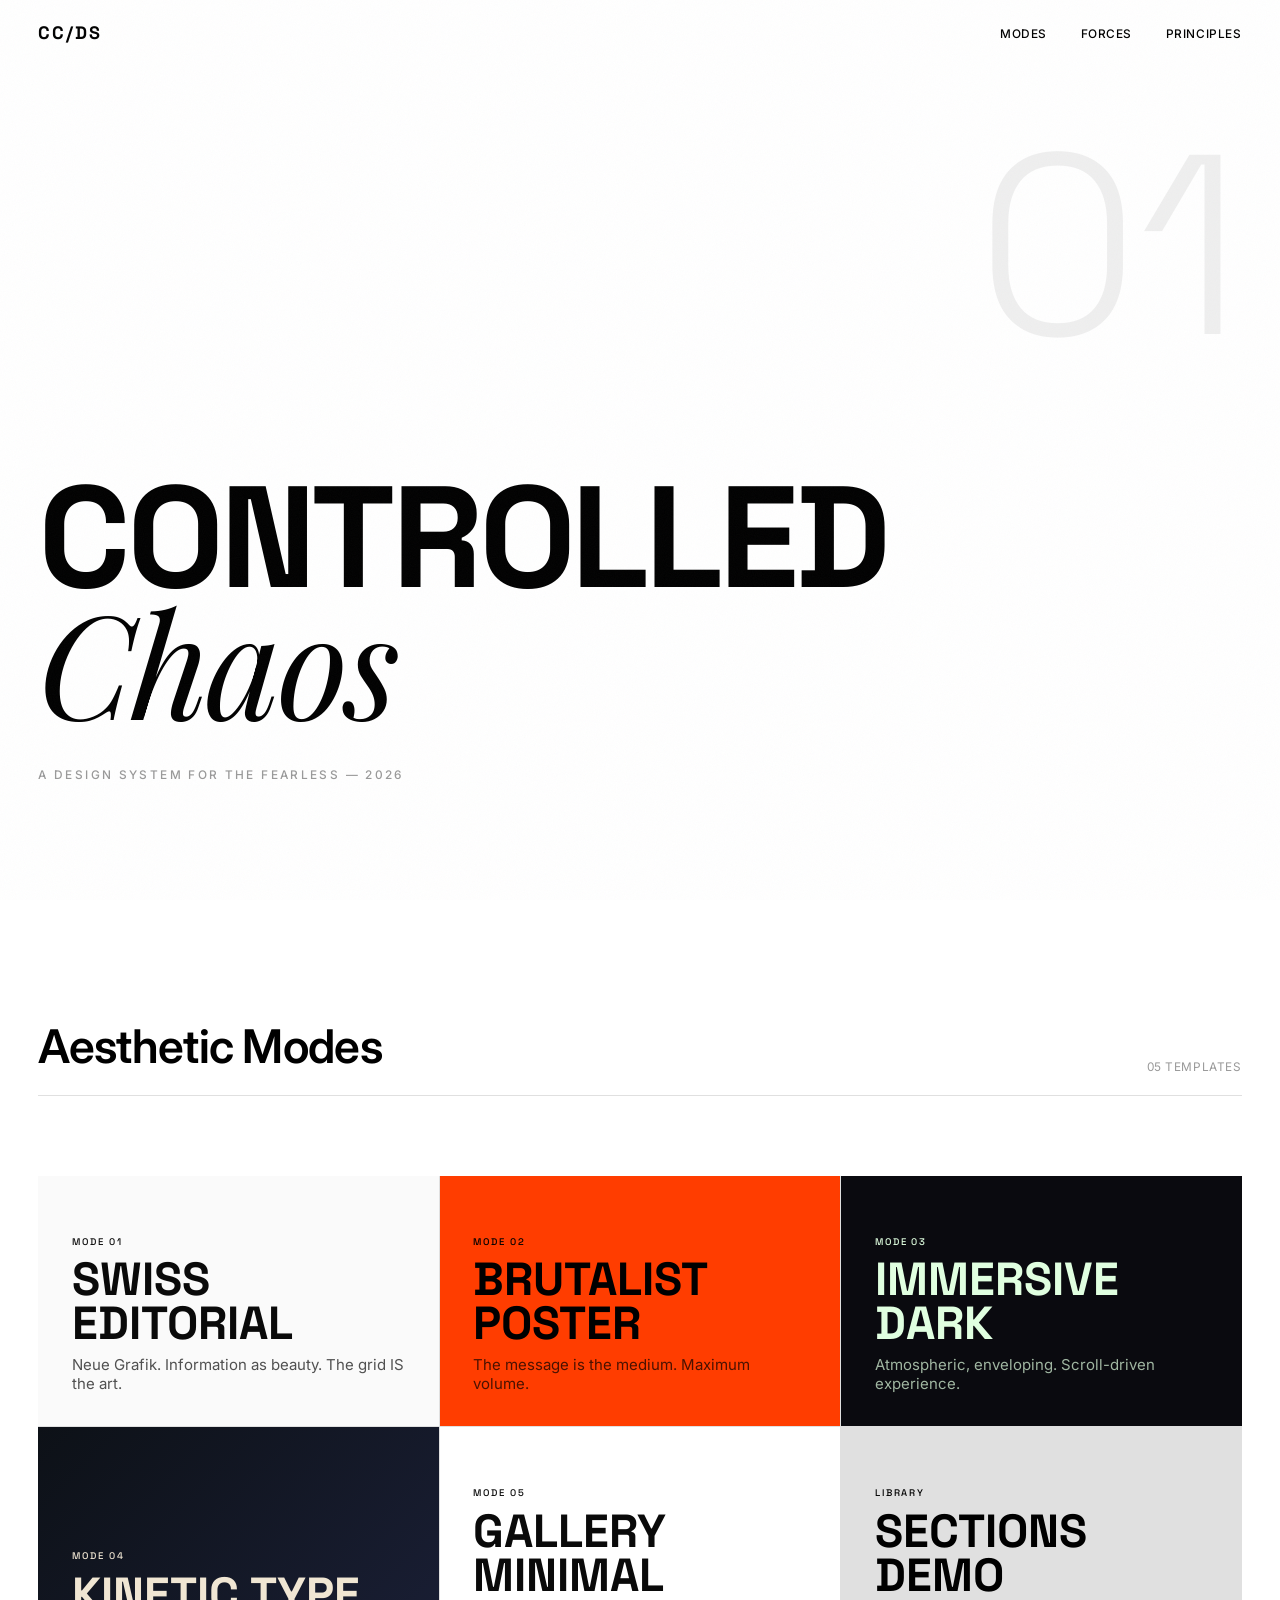
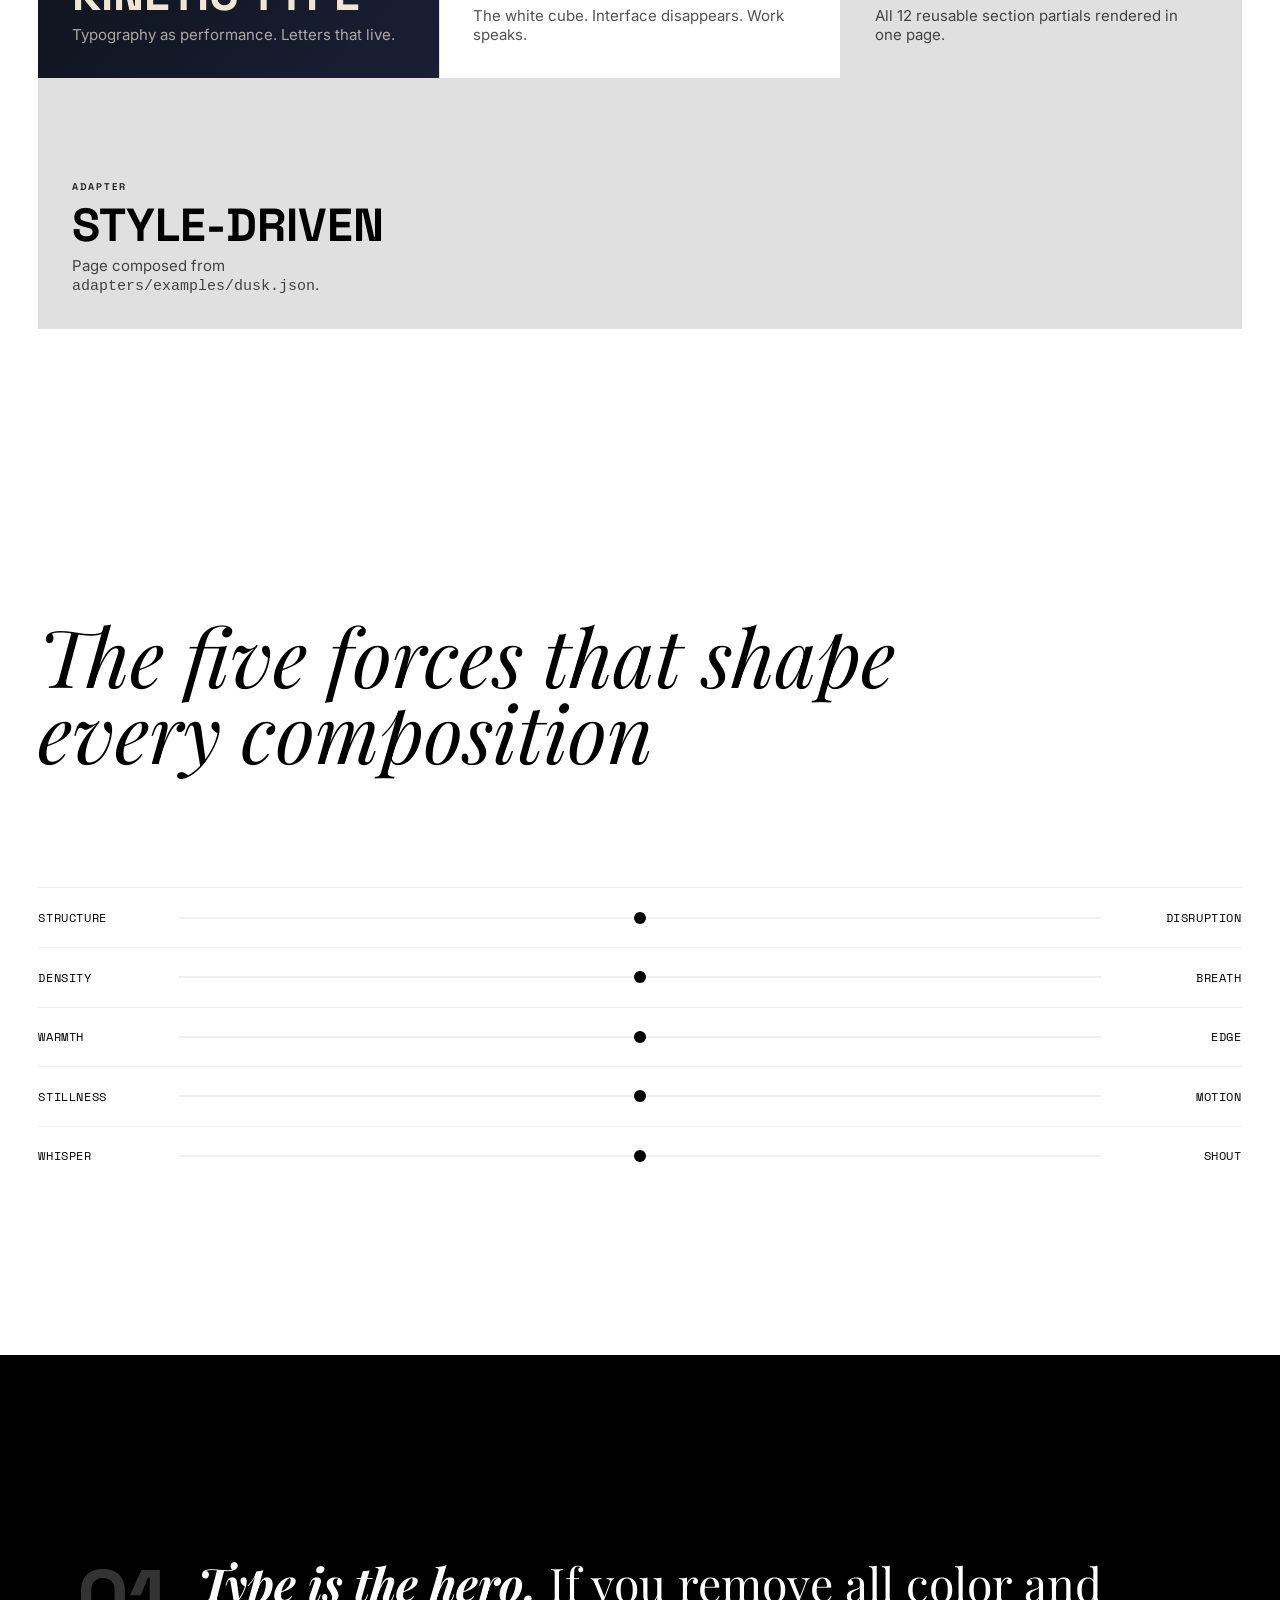
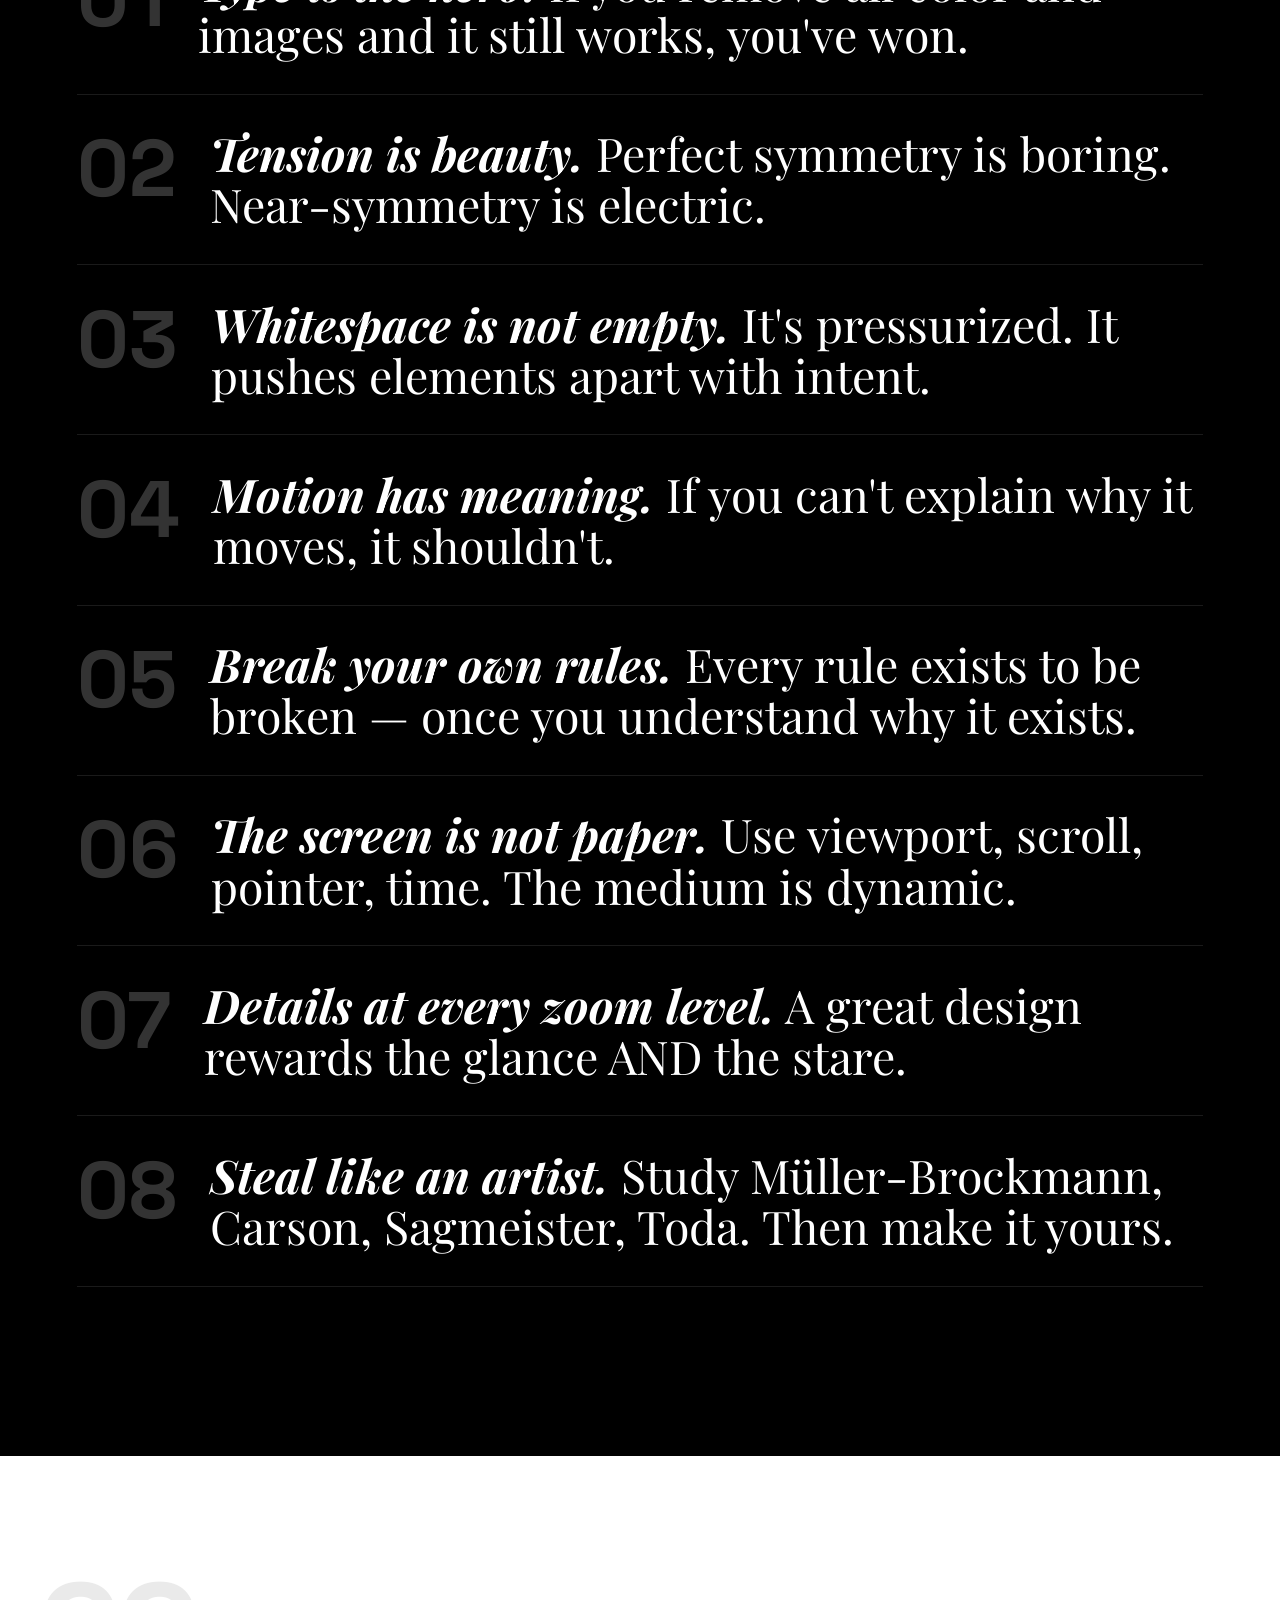
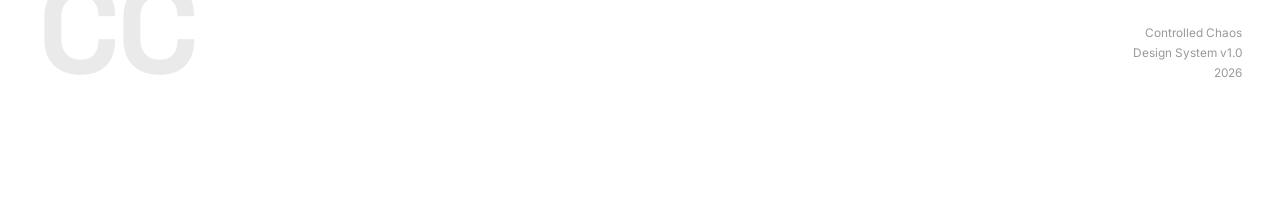
<file: showcase/index.html>
<!DOCTYPE html>
<html lang="en" data-mood="void-inverse" data-forces="gallery">
<head>
  <meta charset="UTF-8">
  <meta name="viewport" content="width=device-width, initial-scale=1.0">
  <title>Controlled Chaos — Design System</title>
  <link rel="stylesheet" href="../tokens/layout.css">
  <link rel="stylesheet" href="../tokens/typography.css">
  <link rel="stylesheet" href="../tokens/color.css">
  <link rel="stylesheet" href="../tokens/motion.css">
  <link rel="stylesheet" href="../tokens/forces.css">
  <style>
    body {
      background: var(--color-bg);
      color: var(--color-fg);
      font-family: var(--font-swiss);
      overflow-x: hidden;
    }

    /* --- Navigation --- */
    .nav {
      position: fixed;
      top: 0;
      left: 0;
      right: 0;
      z-index: var(--z-overlay);
      display: flex;
      justify-content: space-between;
      align-items: center;
      padding: var(--space-m) var(--gutter);
      mix-blend-mode: difference;
      color: white;
    }

    .nav-logo {
      font-family: var(--font-monument);
      font-size: var(--type-body);
      font-weight: var(--weight-bold);
      letter-spacing: var(--tracking-wider);
      text-transform: uppercase;
    }

    .nav-links {
      display: flex;
      gap: var(--space-l);
      list-style: none;
    }

    .nav-links a {
      color: inherit;
      text-decoration: none;
      font-size: var(--type-caption);
      font-weight: var(--weight-medium);
      letter-spacing: var(--tracking-wide);
      text-transform: uppercase;
      transition: opacity var(--dur-snap) var(--ease-out-expo);
    }

    .nav-links a:hover {
      opacity: 0.5;
    }

    /* --- Hero --- */
    .hero {
      min-height: 100dvh;
      display: flex;
      flex-direction: column;
      justify-content: flex-end;
      padding: var(--gutter);
      padding-bottom: var(--space-3xl);
      position: relative;
    }

    .hero-title {
      font-family: var(--font-monument);
      font-size: clamp(3rem, 10vw + 1rem, 14rem);
      font-weight: var(--weight-bold);
      line-height: 0.85;
      letter-spacing: var(--tracking-tight);
      text-transform: uppercase;
    }

    .hero-title .line-2 {
      display: block;
      font-weight: var(--weight-light);
      font-style: italic;
      font-family: var(--font-editorial);
      text-transform: none;
      letter-spacing: -0.02em;
    }

    .hero-subtitle {
      font-family: var(--font-swiss);
      font-size: var(--type-caption);
      font-weight: var(--weight-medium);
      letter-spacing: var(--tracking-widest);
      text-transform: uppercase;
      margin-top: var(--space-xl);
      color: var(--color-muted);
    }

    /* Floating index number */
    .hero-index {
      position: absolute;
      top: var(--space-3xl);
      right: var(--gutter);
      font-family: var(--font-monument);
      font-size: clamp(8rem, 20vw, 30rem);
      font-weight: var(--weight-thin);
      line-height: 1;
      opacity: 0.06;
      pointer-events: none;
    }

    /* --- Modes Grid --- */
    .modes-section {
      padding: var(--space-3xl) var(--gutter);
    }

    .modes-header {
      display: flex;
      justify-content: space-between;
      align-items: flex-end;
      margin-bottom: var(--space-2xl);
      border-bottom: 1px solid var(--color-border);
      padding-bottom: var(--space-m);
    }

    .modes-header h2 {
      font-family: var(--font-swiss);
      font-size: var(--type-headline);
      font-weight: var(--weight-semibold);
      letter-spacing: var(--tracking-snug);
    }

    .modes-header span {
      font-size: var(--type-caption);
      color: var(--color-muted);
      letter-spacing: var(--tracking-wide);
      text-transform: uppercase;
    }

    .modes-grid {
      display: grid;
      grid-template-columns: repeat(auto-fit, minmax(400px, 1fr));
      gap: 1px;
      background: var(--color-border);
    }

    /* --- Mode Card --- */
    .mode-card {
      position: relative;
      overflow: hidden;
      aspect-ratio: 16 / 10;
      cursor: pointer;
      text-decoration: none;
      color: inherit;
      display: flex;
      flex-direction: column;
      justify-content: flex-end;
      padding: var(--space-l);
    }

    .mode-card-bg {
      position: absolute;
      inset: 0;
      z-index: 0;
      transition: transform var(--dur-drift) var(--ease-out-expo);
    }

    .mode-card:hover .mode-card-bg {
      transform: scale(1.05);
    }

    .mode-card-content {
      position: relative;
      z-index: 1;
    }

    .mode-card-number {
      font-family: var(--font-monument);
      font-size: var(--type-micro);
      font-weight: var(--weight-medium);
      letter-spacing: var(--tracking-widest);
      text-transform: uppercase;
      margin-bottom: var(--space-xs);
    }

    .mode-card-title {
      font-family: var(--font-monument);
      font-size: var(--type-headline);
      font-weight: var(--weight-bold);
      line-height: var(--leading-tight);
      text-transform: uppercase;
    }

    .mode-card-desc {
      font-size: var(--type-body-small);
      margin-top: var(--space-xs);
      opacity: 0.7;
      max-width: 40ch;
    }

    /* --- Individual Mode Styles --- */
    .mode-card.--swiss .mode-card-bg {
      background: #fafafa;
    }
    .mode-card.--swiss { color: #0a0a0a; }

    .mode-card.--brutalist .mode-card-bg {
      background: #ff3d00;
    }
    .mode-card.--brutalist { color: #000; }

    .mode-card.--immersive .mode-card-bg {
      background: #0a0a0f;
    }
    .mode-card.--immersive { color: #e0ffe0; }

    .mode-card.--kinetic .mode-card-bg {
      background: linear-gradient(135deg, #0d1117, #1a1f36);
    }
    .mode-card.--kinetic { color: #f0e6d3; }

    .mode-card.--gallery .mode-card-bg {
      background: #fff;
    }
    .mode-card.--gallery { color: #0a0a0a; }

    /* --- Forces Diagram --- */
    .forces-section {
      padding: var(--space-4xl) var(--gutter);
    }

    .forces-title {
      font-family: var(--font-editorial);
      font-size: var(--type-display);
      font-weight: var(--weight-regular);
      font-style: italic;
      line-height: var(--leading-tight);
      max-width: 20ch;
      margin-bottom: var(--space-3xl);
    }

    .force-row {
      display: grid;
      grid-template-columns: 120px 1fr 120px;
      align-items: center;
      gap: var(--space-m);
      padding: var(--space-m) 0;
      border-top: 1px solid var(--color-subtle);
    }

    .force-label {
      font-family: var(--font-brutalist);
      font-size: var(--type-caption);
      letter-spacing: var(--tracking-wide);
      text-transform: uppercase;
    }

    .force-label.--right {
      text-align: right;
    }

    .force-bar {
      height: 2px;
      background: var(--color-subtle);
      position: relative;
    }

    .force-bar::after {
      content: '';
      position: absolute;
      top: 50%;
      left: var(--value, 50%);
      transform: translate(-50%, -50%);
      width: 12px;
      height: 12px;
      border-radius: 50%;
      background: var(--color-fg);
    }

    /* --- Principles --- */
    .principles-section {
      padding: var(--space-4xl) var(--gutter);
      background: var(--color-fg);
      color: var(--color-bg);
    }

    .principle {
      display: grid;
      grid-template-columns: auto 1fr;
      gap: var(--space-l);
      padding: var(--space-l) 0;
      border-bottom: 1px solid rgba(255,255,255,0.1);
    }

    .principle-number {
      font-family: var(--font-monument);
      font-size: var(--type-display);
      font-weight: var(--weight-black);
      line-height: 1;
      opacity: 0.2;
    }

    .principle-text {
      font-family: var(--font-editorial);
      font-size: var(--type-headline);
      font-weight: var(--weight-regular);
      line-height: var(--leading-snug);
      max-width: var(--measure-wide);
      align-self: center;
    }

    .principle-text strong {
      font-style: italic;
    }

    /* --- Footer --- */
    .footer {
      padding: var(--space-3xl) var(--gutter);
      display: flex;
      justify-content: space-between;
      align-items: flex-end;
    }

    .footer-mark {
      font-family: var(--font-monument);
      font-size: clamp(4rem, 10vw, 12rem);
      font-weight: var(--weight-black);
      line-height: 0.85;
      letter-spacing: var(--tracking-tight);
      text-transform: uppercase;
      opacity: 0.08;
    }

    .footer-info {
      text-align: right;
      font-size: var(--type-caption);
      color: var(--color-muted);
      line-height: var(--leading-relaxed);
    }

    @media (max-width: 768px) {
      .modes-grid {
        grid-template-columns: 1fr;
      }

      .force-row {
        grid-template-columns: 80px 1fr 80px;
      }

      .nav-links {
        display: none;
      }
    }
  </style>
</head>
<body class="mood-grain">

  <nav class="nav">
    <div class="nav-logo">CC/DS</div>
    <ul class="nav-links">
      <li><a href="#modes">Modes</a></li>
      <li><a href="#forces">Forces</a></li>
      <li><a href="#principles">Principles</a></li>
    </ul>
  </nav>

  <!-- HERO -->
  <section class="hero">
    <div class="hero-index">01</div>
    <h1 class="hero-title motion-reveal">
      Controlled
      <span class="line-2">Chaos</span>
    </h1>
    <p class="hero-subtitle motion-reveal">A Design System for the Fearless &mdash; 2026</p>
  </section>

  <!-- MODES -->
  <section class="modes-section" id="modes">
    <div class="modes-header">
      <h2>Aesthetic Modes</h2>
      <span>05 Templates</span>
    </div>

    <div class="modes-grid">
      <a href="swiss.html" class="mode-card --swiss">
        <div class="mode-card-bg"></div>
        <div class="mode-card-content">
          <div class="mode-card-number">Mode 01</div>
          <h3 class="mode-card-title">Swiss Editorial</h3>
          <p class="mode-card-desc">Neue Grafik. Information as beauty. The grid IS the art.</p>
        </div>
      </a>

      <a href="brutalist.html" class="mode-card --brutalist">
        <div class="mode-card-bg"></div>
        <div class="mode-card-content">
          <div class="mode-card-number">Mode 02</div>
          <h3 class="mode-card-title">Brutalist Poster</h3>
          <p class="mode-card-desc">The message is the medium. Maximum volume.</p>
        </div>
      </a>

      <a href="immersive.html" class="mode-card --immersive">
        <div class="mode-card-bg"></div>
        <div class="mode-card-content">
          <div class="mode-card-number">Mode 03</div>
          <h3 class="mode-card-title">Immersive Dark</h3>
          <p class="mode-card-desc">Atmospheric, enveloping. Scroll-driven experience.</p>
        </div>
      </a>

      <a href="kinetic.html" class="mode-card --kinetic">
        <div class="mode-card-bg"></div>
        <div class="mode-card-content">
          <div class="mode-card-number">Mode 04</div>
          <h3 class="mode-card-title">Kinetic Type</h3>
          <p class="mode-card-desc">Typography as performance. Letters that live.</p>
        </div>
      </a>

      <a href="gallery.html" class="mode-card --gallery">
        <div class="mode-card-bg"></div>
        <div class="mode-card-content">
          <div class="mode-card-number">Mode 05</div>
          <h3 class="mode-card-title">Gallery Minimal</h3>
          <p class="mode-card-desc">The white cube. Interface disappears. Work speaks.</p>
        </div>
      </a>

      <a href="sections-demo.html" class="mode-card">
        <div class="mode-card-bg"></div>
        <div class="mode-card-content">
          <div class="mode-card-number">Library</div>
          <h3 class="mode-card-title">Sections Demo</h3>
          <p class="mode-card-desc">All 12 reusable section partials rendered in one page.</p>
        </div>
      </a>

      <a href="style-driven.html" class="mode-card">
        <div class="mode-card-bg"></div>
        <div class="mode-card-content">
          <div class="mode-card-number">Adapter</div>
          <h3 class="mode-card-title">Style-Driven</h3>
          <p class="mode-card-desc">Page composed from <code>adapters/examples/dusk.json</code>.</p>
        </div>
      </a>
    </div>
  </section>

  <!-- FORCES -->
  <section class="forces-section" id="forces">
    <h2 class="forces-title motion-reveal">The five forces that shape every composition</h2>

    <div class="force-row motion-reveal">
      <span class="force-label">Structure</span>
      <div class="force-bar" style="--value: 50%"></div>
      <span class="force-label --right">Disruption</span>
    </div>

    <div class="force-row motion-reveal">
      <span class="force-label">Density</span>
      <div class="force-bar" style="--value: 50%"></div>
      <span class="force-label --right">Breath</span>
    </div>

    <div class="force-row motion-reveal">
      <span class="force-label">Warmth</span>
      <div class="force-bar" style="--value: 50%"></div>
      <span class="force-label --right">Edge</span>
    </div>

    <div class="force-row motion-reveal">
      <span class="force-label">Stillness</span>
      <div class="force-bar" style="--value: 50%"></div>
      <span class="force-label --right">Motion</span>
    </div>

    <div class="force-row motion-reveal">
      <span class="force-label">Whisper</span>
      <div class="force-bar" style="--value: 50%"></div>
      <span class="force-label --right">Shout</span>
    </div>
  </section>

  <!-- PRINCIPLES -->
  <section class="principles-section" id="principles">
    <div class="container">
      <div class="principle motion-reveal">
        <span class="principle-number">01</span>
        <p class="principle-text"><strong>Type is the hero.</strong> If you remove all color and images and it still works, you've won.</p>
      </div>
      <div class="principle motion-reveal">
        <span class="principle-number">02</span>
        <p class="principle-text"><strong>Tension is beauty.</strong> Perfect symmetry is boring. Near-symmetry is electric.</p>
      </div>
      <div class="principle motion-reveal">
        <span class="principle-number">03</span>
        <p class="principle-text"><strong>Whitespace is not empty.</strong> It's pressurized. It pushes elements apart with intent.</p>
      </div>
      <div class="principle motion-reveal">
        <span class="principle-number">04</span>
        <p class="principle-text"><strong>Motion has meaning.</strong> If you can't explain why it moves, it shouldn't.</p>
      </div>
      <div class="principle motion-reveal">
        <span class="principle-number">05</span>
        <p class="principle-text"><strong>Break your own rules.</strong> Every rule exists to be broken &mdash; once you understand why it exists.</p>
      </div>
      <div class="principle motion-reveal">
        <span class="principle-number">06</span>
        <p class="principle-text"><strong>The screen is not paper.</strong> Use viewport, scroll, pointer, time. The medium is dynamic.</p>
      </div>
      <div class="principle motion-reveal">
        <span class="principle-number">07</span>
        <p class="principle-text"><strong>Details at every zoom level.</strong> A great design rewards the glance AND the stare.</p>
      </div>
      <div class="principle motion-reveal">
        <span class="principle-number">08</span>
        <p class="principle-text"><strong>Steal like an artist.</strong> Study M&uuml;ller-Brockmann, Carson, Sagmeister, Toda. Then make it yours.</p>
      </div>
    </div>
  </section>

  <!-- FOOTER -->
  <footer class="footer">
    <div class="footer-mark">CC</div>
    <div class="footer-info">
      Controlled Chaos<br>
      Design System v1.0<br>
      2026
    </div>
  </footer>

  <script>
    // IntersectionObserver for scroll reveals
    const observer = new IntersectionObserver((entries) => {
      entries.forEach(entry => {
        if (entry.isIntersecting) {
          entry.target.classList.add('--visible');
        }
      });
    }, {
      threshold: 0.1,
      rootMargin: '0px 0px -50px 0px'
    });

    document.querySelectorAll('.motion-reveal, .motion-stagger').forEach(el => {
      observer.observe(el);
    });

    // Interactive force bars
    document.querySelectorAll('.force-bar').forEach(bar => {
      bar.addEventListener('click', (e) => {
        const rect = bar.getBoundingClientRect();
        const x = (e.clientX - rect.left) / rect.width * 100;
        bar.style.setProperty('--value', `${x}%`);
      });
    });
  </script>
</body>
</html>
</file>
<file: tokens/layout.css>
/* ============================================
   LAYOUT — Beyond the Grid
   ============================================
   Grids are a starting point, not a prison.
   These primitives enable creative composition.
   ============================================ */

/* ============================================
   RESET & FOUNDATION
   ============================================ */
*, *::before, *::after {
  box-sizing: border-box;
  margin: 0;
  padding: 0;
}

html {
  scroll-behavior: smooth;
  text-size-adjust: 100%;
  -webkit-text-size-adjust: 100%;
}

body {
  min-height: 100dvh;
  background: var(--color-bg);
  color: var(--color-fg);
  -webkit-font-smoothing: antialiased;
  -moz-osx-font-smoothing: grayscale;
}

img, video, svg {
  display: block;
  max-width: 100%;
  height: auto;
}

:root {
  /* ============================================
     SPACING SCALE — Rhythmic, not arbitrary
     ============================================ */
  --space-3xs:  clamp(0.125rem, 0.05vw + 0.1rem, 0.1875rem);
  --space-2xs:  clamp(0.25rem, 0.1vw + 0.2rem, 0.375rem);
  --space-xs:   clamp(0.5rem, 0.3vw + 0.35rem, 0.75rem);
  --space-s:    clamp(0.75rem, 0.5vw + 0.5rem, 1rem);
  --space-m:    clamp(1rem, 1vw + 0.5rem, 1.5rem);
  --space-l:    clamp(1.5rem, 2vw + 0.5rem, 2.5rem);
  --space-xl:   clamp(2rem, 3vw + 0.5rem, 4rem);
  --space-2xl:  clamp(3rem, 5vw + 1rem, 6rem);
  --space-3xl:  clamp(4rem, 8vw + 1rem, 10rem);
  --space-4xl:  clamp(6rem, 12vw + 1rem, 16rem);

  /* ============================================
     CONTAINER WIDTHS
     ============================================ */
  --container-narrow:  640px;
  --container-regular: 960px;
  --container-wide:    1200px;
  --container-max:     1600px;
  --container-bleed:   100%;

  /* Page gutter */
  --gutter: clamp(1rem, 3vw, 3rem);
}

/* ============================================
   CONTAINERS — Content width control
   ============================================ */
.container {
  width: 100%;
  max-width: var(--container-max);
  margin-inline: auto;
  padding-inline: var(--gutter);
}

.container.--narrow  { max-width: var(--container-narrow); }
.container.--regular { max-width: var(--container-regular); }
.container.--wide    { max-width: var(--container-wide); }
.container.--bleed   { max-width: none; padding-inline: 0; }

/* ============================================
   GRIDS — Systematic to Expressive
   ============================================ */

/* --- Swiss Grid: The 12-column foundation --- */
.grid-swiss {
  display: grid;
  grid-template-columns: repeat(12, 1fr);
  gap: var(--space-m);
  padding-inline: var(--gutter);
}

/* --- Auto Grid: Content-driven --- */
.grid-auto {
  display: grid;
  grid-template-columns: repeat(auto-fill, minmax(var(--grid-min, 280px), 1fr));
  gap: var(--space-l);
}

/* --- Asymmetric Grid: Deliberate imbalance --- */
.grid-asymmetric {
  display: grid;
  grid-template-columns: 2fr 1fr;
  gap: var(--space-l);
}

.grid-asymmetric.--reverse {
  grid-template-columns: 1fr 2fr;
}

.grid-asymmetric.--golden {
  grid-template-columns: 1.618fr 1fr;
}

.grid-asymmetric.--extreme {
  grid-template-columns: 3fr 1fr;
}

/* --- Editorial Grid: Mixed column widths --- */
.grid-editorial {
  display: grid;
  grid-template-columns:
    [full-start] var(--gutter)
    [wide-start] 1fr
    [content-start] min(65ch, 100%)
    [content-end] 1fr
    [wide-end] var(--gutter)
    [full-end];
}

.grid-editorial > * {
  grid-column: content;
}

.grid-editorial > .--wide {
  grid-column: wide;
}

.grid-editorial > .--full {
  grid-column: full;
}

/* --- Masonry-like: CSS columns fallback --- */
.grid-masonry {
  columns: var(--grid-columns, 3);
  column-gap: var(--space-l);
}

.grid-masonry > * {
  break-inside: avoid;
  margin-bottom: var(--space-l);
}

/* --- Cargo-style: Tight table grid --- */
.grid-cargo {
  display: grid;
  grid-template-columns: repeat(var(--cols, 3), 1fr);
  gap: 1px;
  background: var(--color-border);
}

.grid-cargo > * {
  background: var(--color-bg);
  padding: var(--space-m);
}

/* ============================================
   OVERLAP COMPOSITIONS — Z-index play
   ============================================ */
.comp-overlap {
  display: grid;
  grid-template: 1fr / 1fr;
}

.comp-overlap > * {
  grid-area: 1 / 1;
}

.comp-overlap > :nth-child(1) { z-index: 1; }
.comp-overlap > :nth-child(2) { z-index: 2; }
.comp-overlap > :nth-child(3) { z-index: 3; }

/* --- Offset overlap --- */
.comp-offset {
  position: relative;
}

.comp-offset > :nth-child(2) {
  position: absolute;
  top: var(--offset-y, 15%);
  left: var(--offset-x, 60%);
  width: var(--offset-size, 50%);
  z-index: 2;
}

/* ============================================
   SECTION PATTERNS — Full-page blocks
   ============================================ */

/* Hero: Full viewport height */
.section-hero {
  min-height: 100dvh;
  display: flex;
  flex-direction: column;
  justify-content: center;
  padding: var(--gutter);
}

.section-hero.--end {
  justify-content: flex-end;
  padding-bottom: var(--space-3xl);
}

.section-hero.--split {
  display: grid;
  grid-template-columns: 1fr 1fr;
  align-items: center;
}

/* Spacer section — The Column of Air */
.section-breath {
  padding-block: var(--space-3xl);
}

.section-breath.--massive {
  padding-block: var(--space-4xl);
}

/* Edge-to-edge section */
.section-bleed {
  width: 100vw;
  margin-left: calc(-1 * var(--gutter));
  overflow: hidden;
}

/* Sticky section (for scroll-based reveals) */
.section-sticky {
  position: sticky;
  top: 0;
  min-height: 100dvh;
  display: flex;
  align-items: center;
}

/* ============================================
   FLOW UTILITY — Vertical rhythm
   ============================================ */
.flow > * + * {
  margin-top: var(--flow-gap, var(--space-m));
}

.flow.--tight  { --flow-gap: var(--space-xs); }
.flow.--loose  { --flow-gap: var(--space-xl); }
.flow.--breath { --flow-gap: var(--space-3xl); }

/* ============================================
   FLEX UTILITIES
   ============================================ */
.flex        { display: flex; }
.flex-col    { flex-direction: column; }
.flex-wrap   { flex-wrap: wrap; }
.flex-center { align-items: center; justify-content: center; }
.flex-between { justify-content: space-between; align-items: center; }
.flex-end    { justify-content: flex-end; }
.gap-xs      { gap: var(--space-xs); }
.gap-s       { gap: var(--space-s); }
.gap-m       { gap: var(--space-m); }
.gap-l       { gap: var(--space-l); }
.gap-xl      { gap: var(--space-xl); }

/* ============================================
   DEPTH — Z-index scale
   ============================================ */
:root {
  --z-below:    -1;
  --z-base:      0;
  --z-above:     1;
  --z-overlay:   10;
  --z-modal:     100;
  --z-toast:     1000;
  --z-max:       9999;
}

/* ============================================
   RESPONSIVE — Breakpoint-driven adjustments
   ============================================ */
@media (max-width: 768px) {
  .grid-swiss {
    grid-template-columns: repeat(4, 1fr);
  }

  .grid-asymmetric,
  .grid-asymmetric.--reverse,
  .grid-asymmetric.--golden,
  .grid-asymmetric.--extreme {
    grid-template-columns: 1fr;
  }

  .section-hero.--split {
    grid-template-columns: 1fr;
  }

  .grid-masonry {
    columns: 1;
  }

  .grid-cargo {
    --cols: 1;
  }
}

@media (min-width: 769px) and (max-width: 1200px) {
  .grid-swiss {
    grid-template-columns: repeat(8, 1fr);
  }

  .grid-masonry {
    columns: 2;
  }
}
</file>
<file: tokens/typography.css>
/* ============================================
   TYPOGRAPHY — Five Voices, One System
   ============================================
   Type is the primary material. Everything else is secondary.
   ============================================ */

/* --- Font Face Declarations --- */
/* Using high-quality system + Google Fonts stack.
   Replace with self-hosted or commercial fonts for production. */

@import url('https://fonts.googleapis.com/css2?family=Inter:wght@100..900&family=Space+Grotesk:wght@300..700&family=Space+Mono:ital,wght@0,400;0,700;1,400&family=Playfair+Display:ital,wght@0,400..900;1,400..900&family=DM+Sans:ital,opsz,wght@0,9..40,100..1000;1,9..40,100..1000&display=swap');

:root {
  /* ============================================
     FONT STACKS — The Five Voices
     ============================================ */

  /* MONUMENT — Architectural, display, impact */
  --font-monument: 'Space Grotesk', 'Inter', system-ui, sans-serif;

  /* EDITORIAL — Elegant, literary, refined */
  --font-editorial: 'Playfair Display', 'Georgia', 'Times New Roman', serif;

  /* SWISS — Systematic, clean, informational */
  --font-swiss: 'Inter', 'Helvetica Neue', 'Arial', system-ui, sans-serif;

  /* BRUTALIST — Raw, mechanical, unapologetic */
  --font-brutalist: 'Space Mono', 'Courier New', monospace;

  /* EXPRESSIVE — Versatile, personality-driven */
  --font-expressive: 'DM Sans', 'Inter', system-ui, sans-serif;

  /* ============================================
     TYPE SCALE — Non-linear, dramatic jumps
     ============================================
     The violence between massive and body IS the design.
     ============================================ */

  /* Display sizes — these dominate the viewport */
  --type-massive:    clamp(3.5rem, 8vw + 1rem, 12rem);
  --type-display:    clamp(2.5rem, 5vw + 1rem, 7rem);
  --type-headline:   clamp(1.75rem, 3vw + 0.5rem, 3.5rem);

  /* Reading sizes — comfortable, precise */
  --type-subhead:    clamp(1.125rem, 1.5vw + 0.25rem, 1.5rem);
  --type-body:       clamp(0.9375rem, 0.5vw + 0.75rem, 1.125rem);
  --type-body-small: clamp(0.8125rem, 0.4vw + 0.65rem, 0.9375rem);

  /* Micro sizes — metadata, labels, captions */
  --type-caption:    clamp(0.6875rem, 0.3vw + 0.5rem, 0.8125rem);
  --type-micro:      clamp(0.5625rem, 0.25vw + 0.4rem, 0.6875rem);

  /* ============================================
     TRACKING (Letter Spacing)
     ============================================ */
  --tracking-tight:    -0.03em;
  --tracking-snug:     -0.015em;
  --tracking-normal:    0;
  --tracking-wide:      0.05em;
  --tracking-wider:     0.1em;
  --tracking-widest:    0.2em;
  --tracking-mega:      0.35em;

  /* ============================================
     LEADING (Line Height)
     ============================================ */
  --leading-crush:   0.85;    /* Massive display, letters touching */
  --leading-tight:   0.95;    /* Display text */
  --leading-snug:    1.1;     /* Headlines */
  --leading-normal:  1.5;     /* Body text */
  --leading-relaxed: 1.7;     /* Long-form reading */
  --leading-loose:   2.0;     /* Airy, editorial */

  /* ============================================
     FONT WEIGHTS
     ============================================ */
  --weight-thin:      100;
  --weight-light:     300;
  --weight-regular:   400;
  --weight-medium:    500;
  --weight-semibold:  600;
  --weight-bold:      700;
  --weight-black:     900;

  /* ============================================
     MEASURE (Max Line Width)
     ============================================ */
  --measure-narrow:   35ch;
  --measure-regular:  55ch;
  --measure-wide:     75ch;
  --measure-full:     100%;
}

/* ============================================
   TYPOGRAPHIC VOICE CLASSES
   ============================================ */

/* --- MONUMENT VOICE --- */
.voice-monument {
  font-family: var(--font-monument);
  font-weight: var(--weight-bold);
  letter-spacing: var(--tracking-tight);
  line-height: var(--leading-crush);
  text-transform: uppercase;
}

.voice-monument.--massive {
  font-size: var(--type-massive);
  letter-spacing: var(--tracking-tight);
  line-height: 0.85;
}

.voice-monument.--display {
  font-size: var(--type-display);
  line-height: var(--leading-tight);
}

/* --- EDITORIAL VOICE --- */
.voice-editorial {
  font-family: var(--font-editorial);
  font-weight: var(--weight-regular);
  letter-spacing: var(--tracking-normal);
  line-height: var(--leading-snug);
  font-style: normal;
}

.voice-editorial.--display {
  font-size: var(--type-display);
  font-weight: var(--weight-regular);
  line-height: var(--leading-tight);
  font-style: italic;
}

.voice-editorial.--body {
  font-size: var(--type-body);
  line-height: var(--leading-relaxed);
  max-width: var(--measure-regular);
}

/* --- SWISS VOICE --- */
.voice-swiss {
  font-family: var(--font-swiss);
  font-weight: var(--weight-regular);
  letter-spacing: var(--tracking-normal);
  line-height: var(--leading-normal);
}

.voice-swiss.--headline {
  font-size: var(--type-headline);
  font-weight: var(--weight-semibold);
  letter-spacing: var(--tracking-snug);
  line-height: var(--leading-snug);
}

.voice-swiss.--label {
  font-size: var(--type-caption);
  font-weight: var(--weight-medium);
  letter-spacing: var(--tracking-wider);
  text-transform: uppercase;
}

.voice-swiss.--data {
  font-size: var(--type-body-small);
  font-weight: var(--weight-regular);
  line-height: var(--leading-normal);
  font-variant-numeric: tabular-nums;
}

/* --- BRUTALIST VOICE --- */
.voice-brutalist {
  font-family: var(--font-brutalist);
  font-weight: var(--weight-bold);
  letter-spacing: var(--tracking-normal);
  line-height: var(--leading-snug);
  text-transform: uppercase;
}

.voice-brutalist.--massive {
  font-size: var(--type-massive);
  line-height: 0.9;
  letter-spacing: var(--tracking-tight);
}

.voice-brutalist.--caption {
  font-size: var(--type-caption);
  font-weight: var(--weight-regular);
  letter-spacing: var(--tracking-wide);
  text-transform: uppercase;
}

/* --- EXPRESSIVE VOICE --- */
.voice-expressive {
  font-family: var(--font-expressive);
  font-weight: var(--weight-light);
  letter-spacing: var(--tracking-normal);
  line-height: var(--leading-snug);
}

.voice-expressive.--display {
  font-size: var(--type-display);
  font-weight: var(--weight-thin);
  line-height: var(--leading-tight);
  letter-spacing: var(--tracking-snug);
}

.voice-expressive.--fluid {
  font-size: var(--type-headline);
  font-weight: var(--weight-light);
  line-height: var(--leading-relaxed);
  max-width: var(--measure-wide);
}

/* ============================================
   TYPOGRAPHIC UTILITIES
   ============================================ */

/* Optical sizing for massive type */
.type-optical-correct {
  -webkit-font-smoothing: antialiased;
  -moz-osx-font-smoothing: grayscale;
  text-rendering: optimizeLegibility;
  font-kerning: normal;
  font-feature-settings: 'kern' 1, 'liga' 1, 'calt' 1;
}

/* Text that fills its container width */
.type-fill {
  font-size: 10vw;
  white-space: nowrap;
  overflow: hidden;
}

/* Text that bleeds off the edge */
.type-bleed-left {
  margin-left: -0.05em;
}
.type-bleed-right {
  margin-right: -5vw;
  text-align: right;
}

/* Vertical text */
.type-vertical {
  writing-mode: vertical-rl;
  text-orientation: mixed;
}

/* Mixed weight in a single line (use with spans) */
.type-mixed-weight {
  font-weight: var(--weight-light);
}
.type-mixed-weight strong,
.type-mixed-weight b {
  font-weight: var(--weight-black);
}

/* Knockout / outlined text */
.type-outline {
  -webkit-text-stroke: 1.5px currentColor;
  -webkit-text-fill-color: transparent;
}

/* Gradient text */
.type-gradient {
  background: linear-gradient(135deg, var(--color-accent-1), var(--color-accent-2));
  -webkit-background-clip: text;
  -webkit-text-fill-color: transparent;
  background-clip: text;
}

/* Selection styling */
::selection {
  background: var(--color-accent-1, #000);
  color: var(--color-bg, #fff);
}
</file>
<file: tokens/color.css>
/* ============================================
   COLOR — Mood Palettes, Not Brand Colors
   ============================================
   Each mood is a complete emotional world.
   Apply via data-mood attribute on any container.
   ============================================ */

:root {
  /* ============================================
     STRUCTURAL COLORS (mood-independent)
     ============================================ */
  --color-bg:       #ffffff;
  --color-fg:       #0a0a0a;
  --color-accent-1: #0a0a0a;
  --color-accent-2: #555555;
  --color-muted:    #888888;
  --color-subtle:   #e5e5e5;
  --color-surface:  #f5f5f5;
  --color-border:   #d0d0d0;
  --color-inverse:  #ffffff;

  /* Discord accent — the one color that doesn't belong */
  --color-discord:  #ff3d00;
}

/* ============================================
   MOOD: VOID — Pure black/white, maximum contrast
   ============================================
   Gallery walls. Stark. Absolute.
   ============================================ */
[data-mood="void"] {
  --color-bg:       #000000;
  --color-fg:       #ffffff;
  --color-accent-1: #ffffff;
  --color-accent-2: #888888;
  --color-muted:    #555555;
  --color-subtle:   #1a1a1a;
  --color-surface:  #111111;
  --color-border:   #333333;
  --color-inverse:  #000000;
  --color-discord:  #ff0040;
}

[data-mood="void-inverse"] {
  --color-bg:       #ffffff;
  --color-fg:       #000000;
  --color-accent-1: #000000;
  --color-accent-2: #666666;
  --color-muted:    #999999;
  --color-subtle:   #f0f0f0;
  --color-surface:  #fafafa;
  --color-border:   #e0e0e0;
  --color-inverse:  #ffffff;
  --color-discord:  #ff0040;
}

/* ============================================
   MOOD: DUSK — Deep navy, amber, cream
   ============================================
   Sophisticated warmth. Evening light.
   ============================================ */
[data-mood="dusk"] {
  --color-bg:       #0d1117;
  --color-fg:       #f0e6d3;
  --color-accent-1: #d4a574;
  --color-accent-2: #8b6914;
  --color-muted:    #6b7280;
  --color-subtle:   #161b22;
  --color-surface:  #1c2333;
  --color-border:   #2d3748;
  --color-inverse:  #0d1117;
  --color-discord:  #ff6b35;
}

/* ============================================
   MOOD: SIGNAL — Neon on dark, digital energy
   ============================================
   Terminal glow. Cyberpunk. Urgency.
   ============================================ */
[data-mood="signal"] {
  --color-bg:       #0a0a0f;
  --color-fg:       #e0ffe0;
  --color-accent-1: #00ff88;
  --color-accent-2: #00ccff;
  --color-muted:    #4a5568;
  --color-subtle:   #111118;
  --color-surface:  #14141f;
  --color-border:   #1e1e2e;
  --color-inverse:  #0a0a0f;
  --color-discord:  #ff0066;
}

/* ============================================
   MOOD: EARTH — Ochre, sage, stone, rust
   ============================================
   Organic. Material. Grounded.
   ============================================ */
[data-mood="earth"] {
  --color-bg:       #f2ede4;
  --color-fg:       #2c2416;
  --color-accent-1: #a0522d;
  --color-accent-2: #6b7c5e;
  --color-muted:    #8b7d6b;
  --color-subtle:   #e8e0d4;
  --color-surface:  #ebe4d8;
  --color-border:   #c8bda8;
  --color-inverse:  #f2ede4;
  --color-discord:  #c73e1d;
}

/* ============================================
   MOOD: FROST — Ice blue, silver, pale violet
   ============================================
   Ethereal. Futuristic. Clean.
   ============================================ */
[data-mood="frost"] {
  --color-bg:       #f0f4f8;
  --color-fg:       #1a1f36;
  --color-accent-1: #5b6abf;
  --color-accent-2: #7c8ddb;
  --color-muted:    #8892b0;
  --color-subtle:   #e2e8f0;
  --color-surface:  #edf2f7;
  --color-border:   #cbd5e0;
  --color-inverse:  #f0f4f8;
  --color-discord:  #e53e3e;
}

/* ============================================
   MOOD: BLAZE — Vermillion, gold, heat on black
   ============================================
   Power. Intensity. Fire.
   ============================================ */
[data-mood="blaze"] {
  --color-bg:       #0a0000;
  --color-fg:       #fff0e0;
  --color-accent-1: #ff3d00;
  --color-accent-2: #ffab00;
  --color-muted:    #664433;
  --color-subtle:   #1a0800;
  --color-surface:  #1f0a00;
  --color-border:   #331100;
  --color-inverse:  #0a0000;
  --color-discord:  #00ff88;
}

/* ============================================
   MOOD: BRUISE — Purple, magenta, dark
   ============================================
   Moody. Creative. Nocturnal.
   ============================================ */
[data-mood="bruise"] {
  --color-bg:       #0f0a1a;
  --color-fg:       #e8dff5;
  --color-accent-1: #a855f7;
  --color-accent-2: #ec4899;
  --color-muted:    #6b5b7b;
  --color-subtle:   #170f26;
  --color-surface:  #1a1128;
  --color-border:   #2d1f4e;
  --color-inverse:  #0f0a1a;
  --color-discord:  #22d3ee;
}

/* ============================================
   MOOD: CONCRETE — Grays, raw, industrial
   ============================================
   Brutalist architecture. Honest material.
   ============================================ */
[data-mood="concrete"] {
  --color-bg:       #b8b8b0;
  --color-fg:       #1a1a18;
  --color-accent-1: #1a1a18;
  --color-accent-2: #555550;
  --color-muted:    #78786e;
  --color-subtle:   #a8a8a0;
  --color-surface:  #c2c2ba;
  --color-border:   #8a8a82;
  --color-inverse:  #b8b8b0;
  --color-discord:  #ff4400;
}

/* ============================================
   COLOR UTILITIES
   ============================================ */

/* Apply mood colors to background and text */
.mood-surface {
  background-color: var(--color-bg);
  color: var(--color-fg);
}

/* Inverted surface */
.mood-surface-invert {
  background-color: var(--color-fg);
  color: var(--color-bg);
}

/* Accent surface */
.mood-surface-accent {
  background-color: var(--color-accent-1);
  color: var(--color-bg);
}

/* Discord accent — the rule-breaker */
.mood-discord {
  color: var(--color-discord);
}

/* Gradient backgrounds */
.mood-gradient-subtle {
  background: linear-gradient(
    180deg,
    var(--color-bg) 0%,
    var(--color-surface) 100%
  );
}

.mood-gradient-accent {
  background: linear-gradient(
    135deg,
    var(--color-accent-1),
    var(--color-accent-2)
  );
}

/* Grain overlay — adds materiality */
.mood-grain::after {
  content: '';
  position: fixed;
  inset: 0;
  opacity: 0.035;
  pointer-events: none;
  z-index: 9999;
  background-image: url("data:image/svg+xml,%3Csvg viewBox='0 0 256 256' xmlns='http://www.w3.org/2000/svg'%3E%3Cfilter id='noise'%3E%3CfeTurbulence type='fractalNoise' baseFrequency='0.9' numOctaves='4' stitchTiles='stitch'/%3E%3C/filter%3E%3Crect width='100%25' height='100%25' filter='url(%23noise)'/%3E%3C/svg%3E");
  background-repeat: repeat;
  background-size: 256px 256px;
}
</file>
<file: tokens/motion.css>
/* ============================================
   MOTION — Choreography, Not Animation
   ============================================
   The pause between animations matters more
   than the animation itself.
   ============================================ */

:root {
  /* ============================================
     TIMING FUNCTIONS — The feel of movement
     ============================================ */
  --ease-out-expo:    cubic-bezier(0.16, 1, 0.3, 1);
  --ease-out-quart:   cubic-bezier(0.25, 1, 0.5, 1);
  --ease-out-back:    cubic-bezier(0.34, 1.56, 0.64, 1);
  --ease-in-out-sine: cubic-bezier(0.37, 0, 0.63, 1);
  --ease-spring:      cubic-bezier(0.175, 0.885, 0.32, 1.275);
  --ease-snap:        cubic-bezier(0.7, 0, 0.3, 1);
  --ease-drift:       cubic-bezier(0.25, 0.46, 0.45, 0.94);

  /* ============================================
     DURATIONS — Tempo of the interface
     ============================================ */
  --dur-instant:   100ms;
  --dur-snap:      200ms;
  --dur-swift:     350ms;
  --dur-flow:      600ms;
  --dur-drift:     1000ms;
  --dur-breathe:   2000ms;
  --dur-meditate:  4000ms;

  /* Stagger delay between sequential items */
  --stagger-tight:  30ms;
  --stagger-normal: 60ms;
  --stagger-loose:  120ms;
  --stagger-drama:  200ms;
}

/* ============================================
   KEYFRAMES — The vocabulary of movement
   ============================================ */

/* --- REVEAL: Content emerging into existence --- */
@keyframes reveal-up {
  from {
    opacity: 0;
    transform: translateY(40px);
  }
  to {
    opacity: 1;
    transform: translateY(0);
  }
}

@keyframes reveal-fade {
  from { opacity: 0; }
  to { opacity: 1; }
}

@keyframes reveal-scale {
  from {
    opacity: 0;
    transform: scale(0.92);
  }
  to {
    opacity: 1;
    transform: scale(1);
  }
}

@keyframes reveal-clip-up {
  from {
    clip-path: inset(100% 0 0 0);
  }
  to {
    clip-path: inset(0 0 0 0);
  }
}

@keyframes reveal-clip-left {
  from {
    clip-path: inset(0 100% 0 0);
  }
  to {
    clip-path: inset(0 0 0 0);
  }
}

/* --- DRIFT: Subtle continuous movement --- */
@keyframes drift-float {
  0%, 100% { transform: translateY(0); }
  50% { transform: translateY(-10px); }
}

@keyframes drift-rotate {
  from { transform: rotate(0deg); }
  to { transform: rotate(360deg); }
}

@keyframes drift-sway {
  0%, 100% { transform: rotate(-1deg); }
  50% { transform: rotate(1deg); }
}

/* --- PULSE: Living, breathing motion --- */
@keyframes pulse-glow {
  0%, 100% { opacity: 0.6; }
  50% { opacity: 1; }
}

@keyframes pulse-scale {
  0%, 100% { transform: scale(1); }
  50% { transform: scale(1.02); }
}

/* --- KINETIC TYPE: Letters in motion --- */
@keyframes type-slide-in {
  from {
    transform: translateX(-110%);
    opacity: 0;
  }
  to {
    transform: translateX(0);
    opacity: 1;
  }
}

@keyframes type-stamp {
  0% {
    transform: scale(3);
    opacity: 0;
  }
  60% {
    transform: scale(0.95);
    opacity: 1;
  }
  100% {
    transform: scale(1);
    opacity: 1;
  }
}

@keyframes type-scramble-in {
  0% {
    filter: blur(12px);
    opacity: 0;
  }
  50% {
    filter: blur(4px);
    opacity: 0.5;
  }
  100% {
    filter: blur(0);
    opacity: 1;
  }
}

/* --- MARQUEE: Continuous horizontal scroll --- */
@keyframes marquee-scroll {
  from { transform: translateX(0); }
  to { transform: translateX(-50%); }
}

/* --- TEXTURE: Grain animation --- */
@keyframes grain-shift {
  0%, 100% { transform: translate(0, 0); }
  10% { transform: translate(-5%, -10%); }
  20% { transform: translate(-15%, 5%); }
  30% { transform: translate(7%, -25%); }
  40% { transform: translate(-5%, 25%); }
  50% { transform: translate(-15%, 10%); }
  60% { transform: translate(15%, 0%); }
  70% { transform: translate(0%, 15%); }
  80% { transform: translate(3%, 35%); }
  90% { transform: translate(-10%, 10%); }
}

/* --- LINE DRAW --- */
@keyframes line-draw {
  from { stroke-dashoffset: var(--line-length, 1000); }
  to { stroke-dashoffset: 0; }
}

/* ============================================
   MOTION CLASSES — Apply to elements
   ============================================ */

/* Reveal on scroll (pair with IntersectionObserver) */
.motion-reveal {
  opacity: 0;
  transform: translateY(40px);
  transition:
    opacity var(--dur-flow) var(--ease-out-expo),
    transform var(--dur-flow) var(--ease-out-expo);
}

.motion-reveal.--visible {
  opacity: 1;
  transform: translateY(0);
}

/* Stagger children */
.motion-stagger > * {
  opacity: 0;
  transform: translateY(20px);
  transition:
    opacity var(--dur-flow) var(--ease-out-expo),
    transform var(--dur-flow) var(--ease-out-expo);
}

.motion-stagger.--visible > *:nth-child(1)  { transition-delay: calc(var(--stagger-normal) * 0); }
.motion-stagger.--visible > *:nth-child(2)  { transition-delay: calc(var(--stagger-normal) * 1); }
.motion-stagger.--visible > *:nth-child(3)  { transition-delay: calc(var(--stagger-normal) * 2); }
.motion-stagger.--visible > *:nth-child(4)  { transition-delay: calc(var(--stagger-normal) * 3); }
.motion-stagger.--visible > *:nth-child(5)  { transition-delay: calc(var(--stagger-normal) * 4); }
.motion-stagger.--visible > *:nth-child(6)  { transition-delay: calc(var(--stagger-normal) * 5); }
.motion-stagger.--visible > *:nth-child(7)  { transition-delay: calc(var(--stagger-normal) * 6); }
.motion-stagger.--visible > *:nth-child(8)  { transition-delay: calc(var(--stagger-normal) * 7); }
.motion-stagger.--visible > *:nth-child(9)  { transition-delay: calc(var(--stagger-normal) * 8); }
.motion-stagger.--visible > *:nth-child(10) { transition-delay: calc(var(--stagger-normal) * 9); }

.motion-stagger.--visible > * {
  opacity: 1;
  transform: translateY(0);
}

/* Clip reveal */
.motion-clip-up {
  clip-path: inset(100% 0 0 0);
  transition: clip-path var(--dur-drift) var(--ease-out-expo);
}
.motion-clip-up.--visible {
  clip-path: inset(0 0 0 0);
}

/* Continuous marquee */
.motion-marquee {
  display: flex;
  overflow: hidden;
  white-space: nowrap;
}

.motion-marquee > * {
  display: flex;
  animation: marquee-scroll 20s linear infinite;
  flex-shrink: 0;
}

/* Hover lift */
.motion-hover-lift {
  transition: transform var(--dur-swift) var(--ease-out-expo);
}
.motion-hover-lift:hover {
  transform: translateY(-4px);
}

/* Hover scale */
.motion-hover-scale {
  transition: transform var(--dur-swift) var(--ease-spring);
}
.motion-hover-scale:hover {
  transform: scale(1.03);
}

/* Magnetic cursor attraction (apply via JS) */
.motion-magnetic {
  transition: transform var(--dur-swift) var(--ease-out-quart);
}

/* Smooth image zoom on hover */
.motion-image-zoom {
  overflow: hidden;
}
.motion-image-zoom img {
  transition: transform var(--dur-drift) var(--ease-out-expo);
}
.motion-image-zoom:hover img {
  transform: scale(1.08);
}

/* ============================================
   SCROLL-DRIVEN ANIMATIONS (CSS-only)
   ============================================ */

@supports (animation-timeline: scroll()) {
  .motion-scroll-fade {
    animation: reveal-fade linear both;
    animation-timeline: view();
    animation-range: entry 0% entry 40%;
  }

  .motion-scroll-parallax {
    animation: drift-float linear both;
    animation-timeline: scroll();
  }
}

/* ============================================
   PREFERS-REDUCED-MOTION — Respect the user
   ============================================ */
@media (prefers-reduced-motion: reduce) {
  *,
  *::before,
  *::after {
    animation-duration: 0.01ms !important;
    animation-iteration-count: 1 !important;
    transition-duration: 0.01ms !important;
  }

  .motion-reveal,
  .motion-stagger > * {
    opacity: 1;
    transform: none;
  }

  .motion-clip-up {
    clip-path: none;
  }

  .motion-marquee > * {
    animation: none;
  }
}
</file>
<file: tokens/forces.css>
/* ============================================
   FORCES — The Five Creative Tensions
   ============================================
   Each force is a spectrum from 0 to 1.
   Compositions set these values to shape their character.
   Components read these values to adapt their behavior.
   ============================================ */

:root {
  /* --- Force: Structure ↔ Disruption --- */
  --force-structure: 0.5;     /* 0 = pure chaos, 1 = rigid grid */
  --force-disruption: 0.5;    /* inverse of structure in spirit, but independent */

  /* --- Force: Density ↔ Breath --- */
  --force-density: 0.5;       /* 0 = airy, 1 = packed */
  --force-breath: 0.5;        /* 0 = cramped, 1 = expansive whitespace */

  /* --- Force: Warmth ↔ Edge --- */
  --force-warmth: 0.5;        /* 0 = cold/mechanical, 1 = organic/human */
  --force-edge: 0.5;          /* 0 = soft/rounded, 1 = sharp/angular */

  /* --- Force: Stillness ↔ Motion --- */
  --force-stillness: 0.5;     /* 0 = kinetic, 1 = monumental calm */
  --force-motion: 0.5;        /* 0 = static, 1 = everything moves */

  /* --- Force: Whisper ↔ Shout --- */
  --force-whisper: 0.5;       /* 0 = loud, 1 = barely there */
  --force-shout: 0.5;         /* 0 = quiet, 1 = MAXIMUM VOLUME */

  /* ============================================
     DERIVED VALUES — Computed from forces
     ============================================ */

  /* Border radius: sharp (0) to organic (1rem+) */
  --derived-radius: calc(var(--force-warmth) * 1.5rem);

  /* Letter spacing: tight to tracked */
  --derived-tracking: calc((var(--force-edge) - 0.5) * 0.15em);

  /* Line height: compressed to generous */
  --derived-leading: calc(1.1 + var(--force-breath) * 0.6);

  /* Section padding: dense to expansive */
  --derived-section-pad: calc(2rem + var(--force-breath) * 10rem);

  /* Element gap: packed to spacious */
  --derived-gap: calc(0.25rem + var(--force-breath) * 3rem);

  /* Animation duration multiplier */
  --derived-duration: calc(0.15s + var(--force-motion) * 1.2s);

  /* Hover intensity: subtle to dramatic */
  --derived-hover-scale: calc(1 + var(--force-motion) * 0.08);
  --derived-hover-lift: calc(var(--force-motion) * -8px);
}

/* ============================================
   FORCE PRESETS — Named configurations
   ============================================ */

/* Swiss Editorial */
[data-forces="swiss"] {
  --force-structure: 0.85;
  --force-disruption: 0.15;
  --force-density: 0.4;
  --force-breath: 0.65;
  --force-warmth: 0.1;
  --force-edge: 0.85;
  --force-stillness: 0.8;
  --force-motion: 0.1;
  --force-whisper: 0.5;
  --force-shout: 0.4;
}

/* Brutalist */
[data-forces="brutalist"] {
  --force-structure: 0.4;
  --force-disruption: 0.8;
  --force-density: 0.85;
  --force-breath: 0.1;
  --force-warmth: 0;
  --force-edge: 1;
  --force-stillness: 0.85;
  --force-motion: 0.05;
  --force-whisper: 0;
  --force-shout: 1;
}

/* Immersive Dark */
[data-forces="immersive"] {
  --force-structure: 0.25;
  --force-disruption: 0.6;
  --force-density: 0.2;
  --force-breath: 0.8;
  --force-warmth: 0.6;
  --force-edge: 0.4;
  --force-stillness: 0.1;
  --force-motion: 0.9;
  --force-whisper: 0.5;
  --force-shout: 0.4;
}

/* Kinetic Type */
[data-forces="kinetic"] {
  --force-structure: 0.55;
  --force-disruption: 0.45;
  --force-density: 0.4;
  --force-breath: 0.5;
  --force-warmth: 0.3;
  --force-edge: 0.65;
  --force-stillness: 0;
  --force-motion: 1;
  --force-whisper: 0.3;
  --force-shout: 0.7;
}

/* Gallery Minimal */
[data-forces="gallery"] {
  --force-structure: 0.9;
  --force-disruption: 0.05;
  --force-density: 0.1;
  --force-breath: 1;
  --force-warmth: 0.3;
  --force-edge: 0.6;
  --force-stillness: 0.8;
  --force-motion: 0.2;
  --force-whisper: 0.9;
  --force-shout: 0.05;
}
</file>
